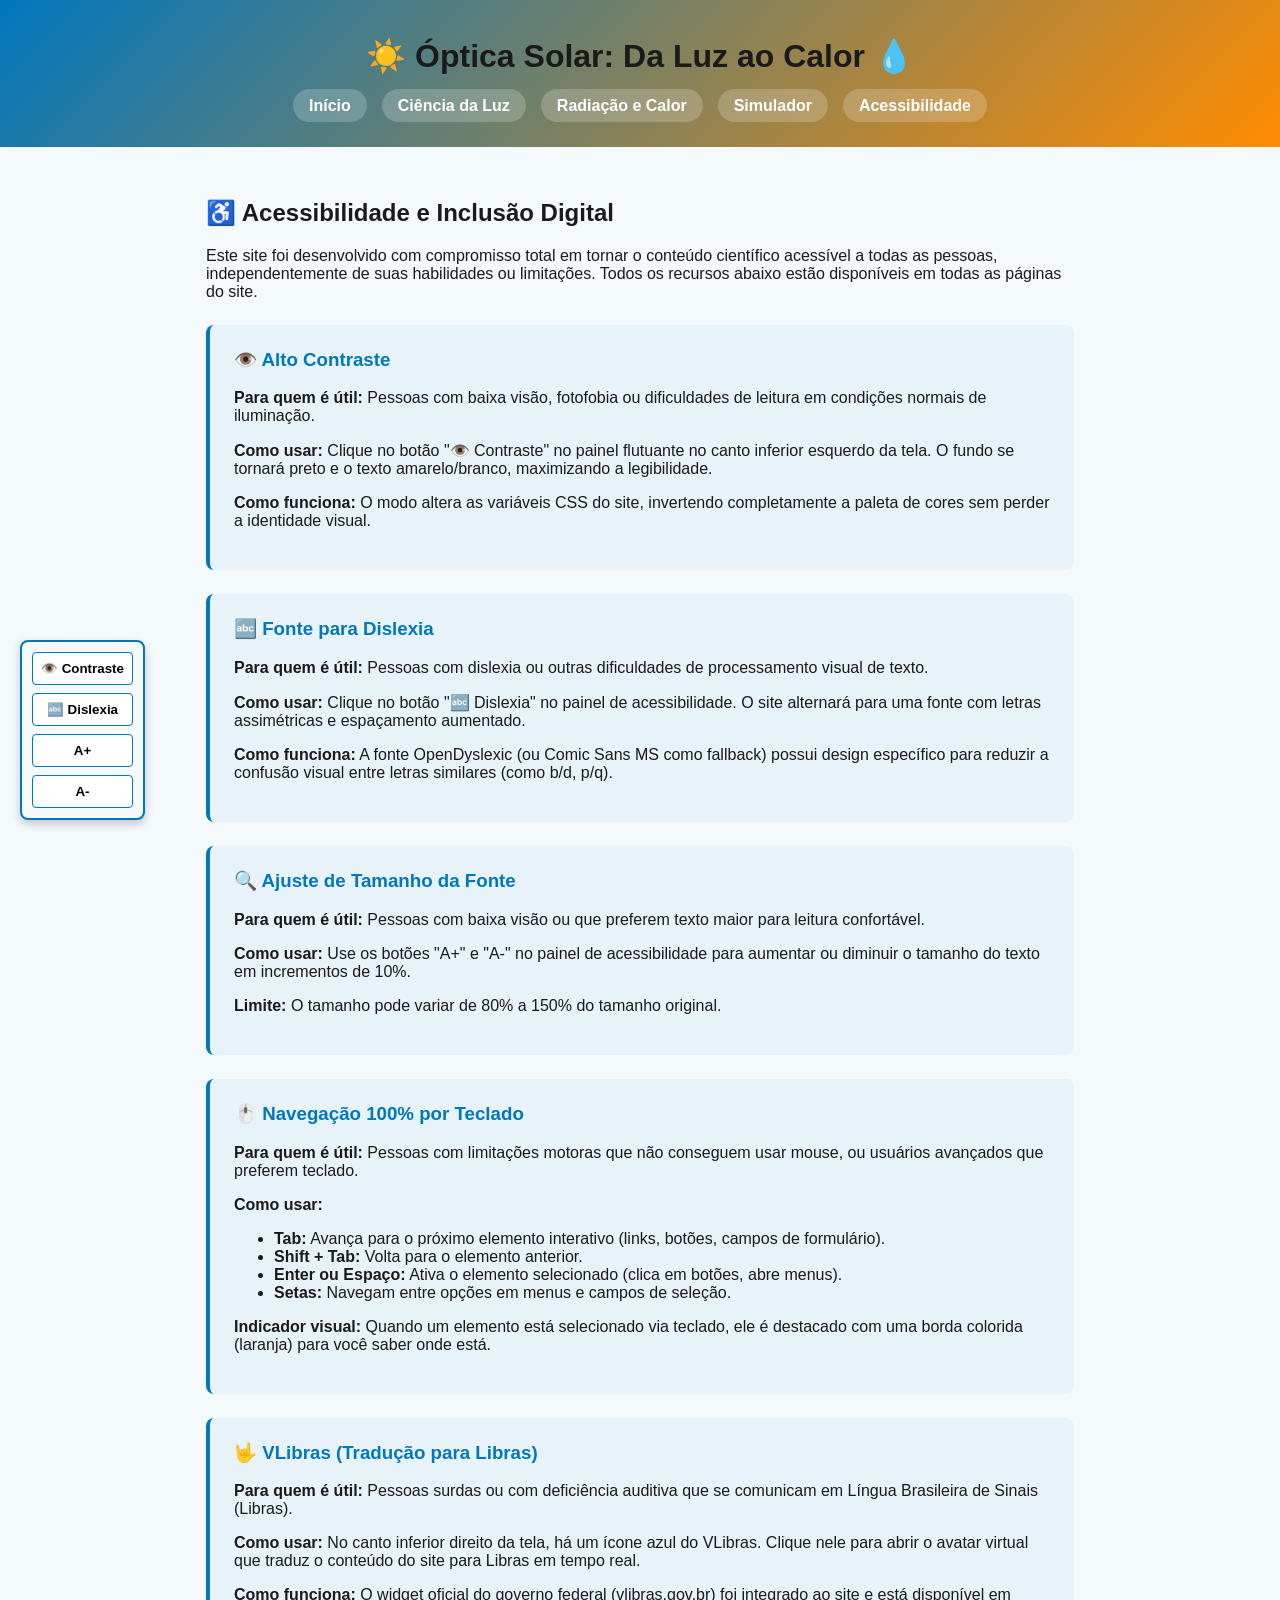
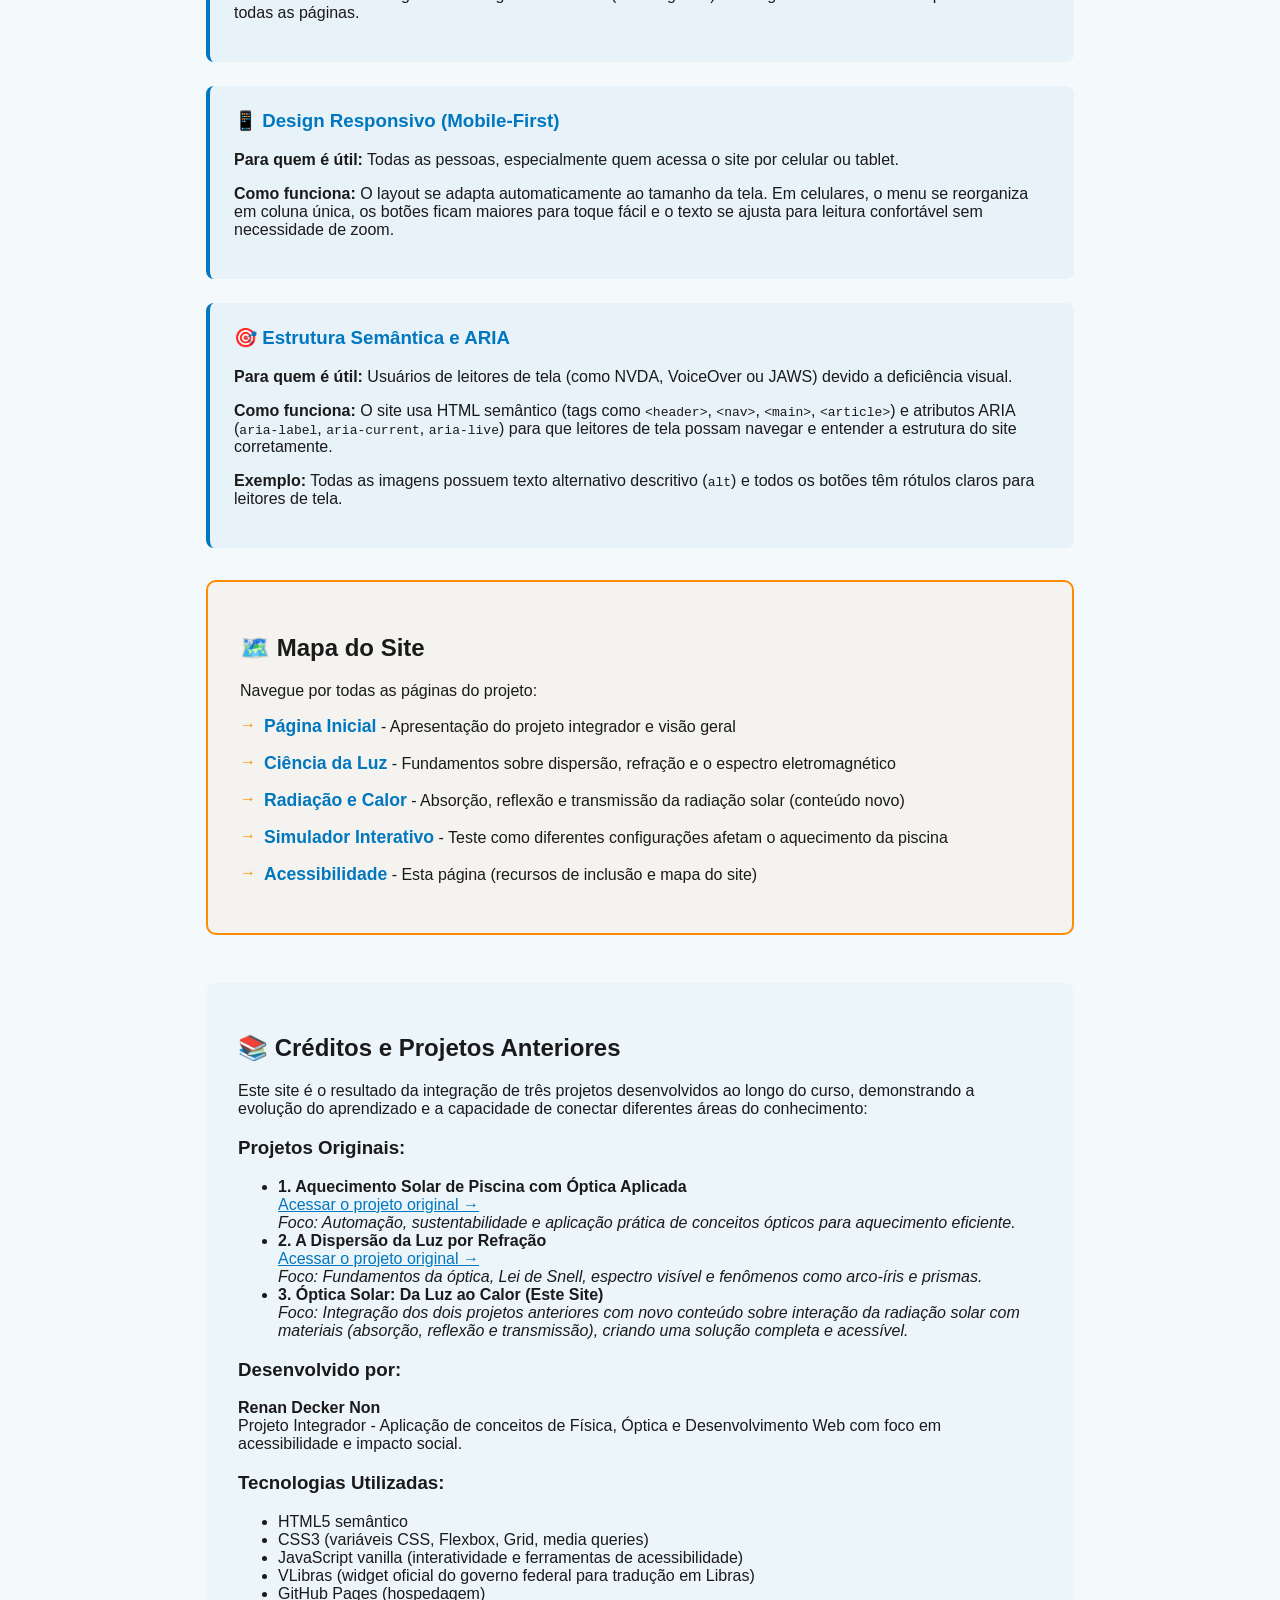
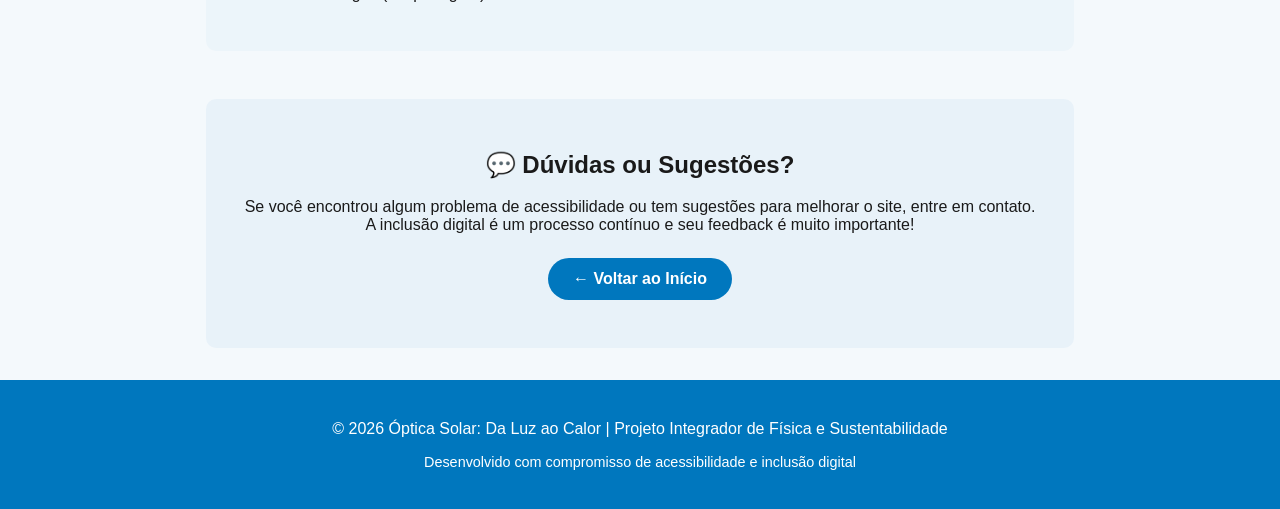
<file: acessibilidade.html>
<!DOCTYPE html>
<html lang="pt-BR">
<head>
    <meta charset="UTF-8">
    <meta name="viewport" content="width=device-width, initial-scale=1.0">
    <title>Acessibilidade e Mapa do Site | Óptica Solar</title>
    <link rel="stylesheet" href="style.css">
    <style>
        .resource-card {
            background: rgba(0, 119, 190, 0.05);
            border-left: 4px solid var(--primary-color);
            padding: 1.5rem;
            margin: 1.5rem 0;
            border-radius: 8px;
        }
        .resource-card h3 {
            color: var(--primary-color);
            margin-top: 0;
        }
        .site-map {
            background: rgba(255, 140, 0, 0.05);
            border: 2px solid var(--secondary-color);
            padding: 2rem;
            border-radius: 10px;
            margin: 2rem 0;
        }
        .site-map ul {
            list-style: none;
            padding: 0;
        }
        .site-map li {
            margin: 1rem 0;
            padding-left: 1.5rem;
            position: relative;
        }
        .site-map li:before {
            content: "→";
            position: absolute;
            left: 0;
            color: var(--secondary-color);
            font-weight: bold;
        }
        .site-map a {
            color: var(--primary-color);
            text-decoration: none;
            font-weight: bold;
            font-size: 1.1rem;
        }
        .site-map a:hover, .site-map a:focus {
            text-decoration: underline;
            color: var(--secondary-color);
        }
        .credits-section {
            margin-top: 3rem;
            padding: 2rem;
            background: rgba(0, 119, 190, 0.03);
            border-radius: 10px;
        }
        .credits-section a {
            color: var(--primary-color);
            text-decoration: underline;
        }
    </style>
</head>
<body>
    <header>
        <h1>☀️ Óptica Solar: Da Luz ao Calor 💧</h1>
        <nav aria-label="Navegação principal">
            <ul>
                <li><a href="index.html">Início</a></li>
                <li><a href="ciencia.html">Ciência da Luz</a></li>
                <li><a href="radiacao.html">Radiação e Calor</a></li>
                <li><a href="simulador.html">Simulador</a></li>
                <li><a href="acessibilidade.html" aria-current="page">Acessibilidade</a></li>
            </ul>
        </nav>
    </header>

    <main>
        <h2>♿ Acessibilidade e Inclusão Digital</h2>
        <p>Este site foi desenvolvido com compromisso total em tornar o conteúdo científico acessível a todas as pessoas, independentemente de suas habilidades ou limitações. Todos os recursos abaixo estão disponíveis em todas as páginas do site.</p>

        <div class="resource-card">
            <h3>👁️ Alto Contraste</h3>
            <p><strong>Para quem é útil:</strong> Pessoas com baixa visão, fotofobia ou dificuldades de leitura em condições normais de iluminação.</p>
            <p><strong>Como usar:</strong> Clique no botão "👁️ Contraste" no painel flutuante no canto inferior esquerdo da tela. O fundo se tornará preto e o texto amarelo/branco, maximizando a legibilidade.</p>
            <p><strong>Como funciona:</strong> O modo altera as variáveis CSS do site, invertendo completamente a paleta de cores sem perder a identidade visual.</p>
        </div>

        <div class="resource-card">
            <h3>🔤 Fonte para Dislexia</h3>
            <p><strong>Para quem é útil:</strong> Pessoas com dislexia ou outras dificuldades de processamento visual de texto.</p>
            <p><strong>Como usar:</strong> Clique no botão "🔤 Dislexia" no painel de acessibilidade. O site alternará para uma fonte com letras assimétricas e espaçamento aumentado.</p>
            <p><strong>Como funciona:</strong> A fonte OpenDyslexic (ou Comic Sans MS como fallback) possui design específico para reduzir a confusão visual entre letras similares (como b/d, p/q).</p>
        </div>

        <div class="resource-card">
            <h3>🔍 Ajuste de Tamanho da Fonte</h3>
            <p><strong>Para quem é útil:</strong> Pessoas com baixa visão ou que preferem texto maior para leitura confortável.</p>
            <p><strong>Como usar:</strong> Use os botões "A+" e "A-" no painel de acessibilidade para aumentar ou diminuir o tamanho do texto em incrementos de 10%.</p>
            <p><strong>Limite:</strong> O tamanho pode variar de 80% a 150% do tamanho original.</p>
        </div>

        <div class="resource-card">
            <h3>🖱️ Navegação 100% por Teclado</h3>
            <p><strong>Para quem é útil:</strong> Pessoas com limitações motoras que não conseguem usar mouse, ou usuários avançados que preferem teclado.</p>
            <p><strong>Como usar:</strong></p>
            <ul>
                <li><strong>Tab:</strong> Avança para o próximo elemento interativo (links, botões, campos de formulário).</li>
                <li><strong>Shift + Tab:</strong> Volta para o elemento anterior.</li>
                <li><strong>Enter ou Espaço:</strong> Ativa o elemento selecionado (clica em botões, abre menus).</li>
                <li><strong>Setas:</strong> Navegam entre opções em menus e campos de seleção.</li>
            </ul>
            <p><strong>Indicador visual:</strong> Quando um elemento está selecionado via teclado, ele é destacado com uma borda colorida (laranja) para você saber onde está.</p>
        </div>

        <div class="resource-card">
            <h3>🤟 VLibras (Tradução para Libras)</h3>
            <p><strong>Para quem é útil:</strong> Pessoas surdas ou com deficiência auditiva que se comunicam em Língua Brasileira de Sinais (Libras).</p>
            <p><strong>Como usar:</strong> No canto inferior direito da tela, há um ícone azul do VLibras. Clique nele para abrir o avatar virtual que traduz o conteúdo do site para Libras em tempo real.</p>
            <p><strong>Como funciona:</strong> O widget oficial do governo federal (vlibras.gov.br) foi integrado ao site e está disponível em todas as páginas.</p>
        </div>

        <div class="resource-card">
            <h3>📱 Design Responsivo (Mobile-First)</h3>
            <p><strong>Para quem é útil:</strong> Todas as pessoas, especialmente quem acessa o site por celular ou tablet.</p>
            <p><strong>Como funciona:</strong> O layout se adapta automaticamente ao tamanho da tela. Em celulares, o menu se reorganiza em coluna única, os botões ficam maiores para toque fácil e o texto se ajusta para leitura confortável sem necessidade de zoom.</p>
        </div>

        <div class="resource-card">
            <h3>🎯 Estrutura Semântica e ARIA</h3>
            <p><strong>Para quem é útil:</strong> Usuários de leitores de tela (como NVDA, VoiceOver ou JAWS) devido a deficiência visual.</p>
            <p><strong>Como funciona:</strong> O site usa HTML semântico (tags como <code>&lt;header&gt;</code>, <code>&lt;nav&gt;</code>, <code>&lt;main&gt;</code>, <code>&lt;article&gt;</code>) e atributos ARIA (<code>aria-label</code>, <code>aria-current</code>, <code>aria-live</code>) para que leitores de tela possam navegar e entender a estrutura do site corretamente.</p>
            <p><strong>Exemplo:</strong> Todas as imagens possuem texto alternativo descritivo (<code>alt</code>) e todos os botões têm rótulos claros para leitores de tela.</p>
        </div>

        <div class="site-map">
            <h2>🗺️ Mapa do Site</h2>
            <p>Navegue por todas as páginas do projeto:</p>
            <ul>
                <li><a href="index.html">Página Inicial</a> - Apresentação do projeto integrador e visão geral</li>
                <li><a href="ciencia.html">Ciência da Luz</a> - Fundamentos sobre dispersão, refração e o espectro eletromagnético</li>
                <li><a href="radiacao.html">Radiação e Calor</a> - Absorção, reflexão e transmissão da radiação solar (conteúdo novo)</li>
                <li><a href="simulador.html">Simulador Interativo</a> - Teste como diferentes configurações afetam o aquecimento da piscina</li>
                <li><a href="acessibilidade.html">Acessibilidade</a> - Esta página (recursos de inclusão e mapa do site)</li>
            </ul>
        </div>

        <div class="credits-section">
            <h2>📚 Créditos e Projetos Anteriores</h2>
            <p>Este site é o resultado da integração de três projetos desenvolvidos ao longo do curso, demonstrando a evolução do aprendizado e a capacidade de conectar diferentes áreas do conhecimento:</p>
            
            <h3>Projetos Originais:</h3>
            <ul>
                <li><strong>1. Aquecimento Solar de Piscina com Óptica Aplicada</strong><br>
                <a href="https://renandecker-non.github.io/Aquecimento-Solar-de-Piscina-com-ptica-Aplicada/index.html" target="_blank" rel="noopener noreferrer">Acessar o projeto original →</a><br>
                <em>Foco: Automação, sustentabilidade e aplicação prática de conceitos ópticos para aquecimento eficiente.</em></li>
                
                <li><strong>2. A Dispersão da Luz por Refração</strong><br>
                <a href="https://renandecker-non.github.io/A-Dispers-o-da-Luz-por-refra-o/" target="_blank" rel="noopener noreferrer">Acessar o projeto original →</a><br>
                <em>Foco: Fundamentos da óptica, Lei de Snell, espectro visível e fenômenos como arco-íris e prismas.</em></li>
                
                <li><strong>3. Óptica Solar: Da Luz ao Calor (Este Site)</strong><br>
                <em>Foco: Integração dos dois projetos anteriores com novo conteúdo sobre interação da radiação solar com materiais (absorção, reflexão e transmissão), criando uma solução completa e acessível.</em></li>
            </ul>

            <h3>Desenvolvido por:</h3>
            <p><strong>Renan Decker Non</strong><br>
            Projeto Integrador - Aplicação de conceitos de Física, Óptica e Desenvolvimento Web com foco em acessibilidade e impacto social.</p>

            <h3>Tecnologias Utilizadas:</h3>
            <ul>
                <li>HTML5 semântico</li>
                <li>CSS3 (variáveis CSS, Flexbox, Grid, media queries)</li>
                <li>JavaScript vanilla (interatividade e ferramentas de acessibilidade)</li>
                <li>VLibras (widget oficial do governo federal para tradução em Libras)</li>
                <li>GitHub Pages (hospedagem)</li>
            </ul>
        </div>

        <div style="margin-top: 3rem; padding: 2rem; background: rgba(0, 119, 190, 0.05); border-radius: 10px; text-align: center;">
            <h2>💬 Dúvidas ou Sugestões?</h2>
            <p>Se você encontrou algum problema de acessibilidade ou tem sugestões para melhorar o site, entre em contato. A inclusão digital é um processo contínuo e seu feedback é muito importante!</p>
            <p style="margin-top: 1.5rem;">
                <a href="index.html" style="background: var(--primary-color); color: white; padding: 12px 25px; text-decoration: none; border-radius: 25px; font-weight: bold; display: inline-block;">← Voltar ao Início</a>
            </p>
        </div>
    </main>

    <footer>
        <p>&copy; 2026 Óptica Solar: Da Luz ao Calor | Projeto Integrador de Física e Sustentabilidade</p>
        <p style="margin-top: 0.5rem; font-size: 0.9rem;">Desenvolvido com compromisso de acessibilidade e inclusão digital</p>
    </footer>

    <!-- Painel de Acessibilidade -->
    <div class="accessibility-panel" role="region" aria-label="Ferramentas de Acessibilidade">
        <button onclick="toggleContrast()" aria-label="Alternar alto contraste">👁️ Contraste</button>
        <button onclick="toggleDyslexia()" aria-label="Alternar fonte para dislexia">🔤 Dislexia</button>
        <button onclick="changeFontSize(1)" aria-label="Aumentar tamanho da fonte">A+</button>
        <button onclick="changeFontSize(-1)" aria-label="Diminuir tamanho da fonte">A-</button>
    </div>

    <!-- VLibras -->
    <div vw class="enabled">
        <div vw-access-button class="active"></div>
        <div vw-plugin-wrapper>
            <div class="vw-plugin-top-wrapper"></div>
        </div>
    </div>
    <script src="https://vlibras.gov.br/app/vlibras-plugin.js"></script>
    <script>
        new window.VLibras.Widget('https://vlibras.gov.br/app');
    </script>
    
    <!-- Script de funcionalidades -->
    <script src="script.js"></script>
</body>
</html>
</file>
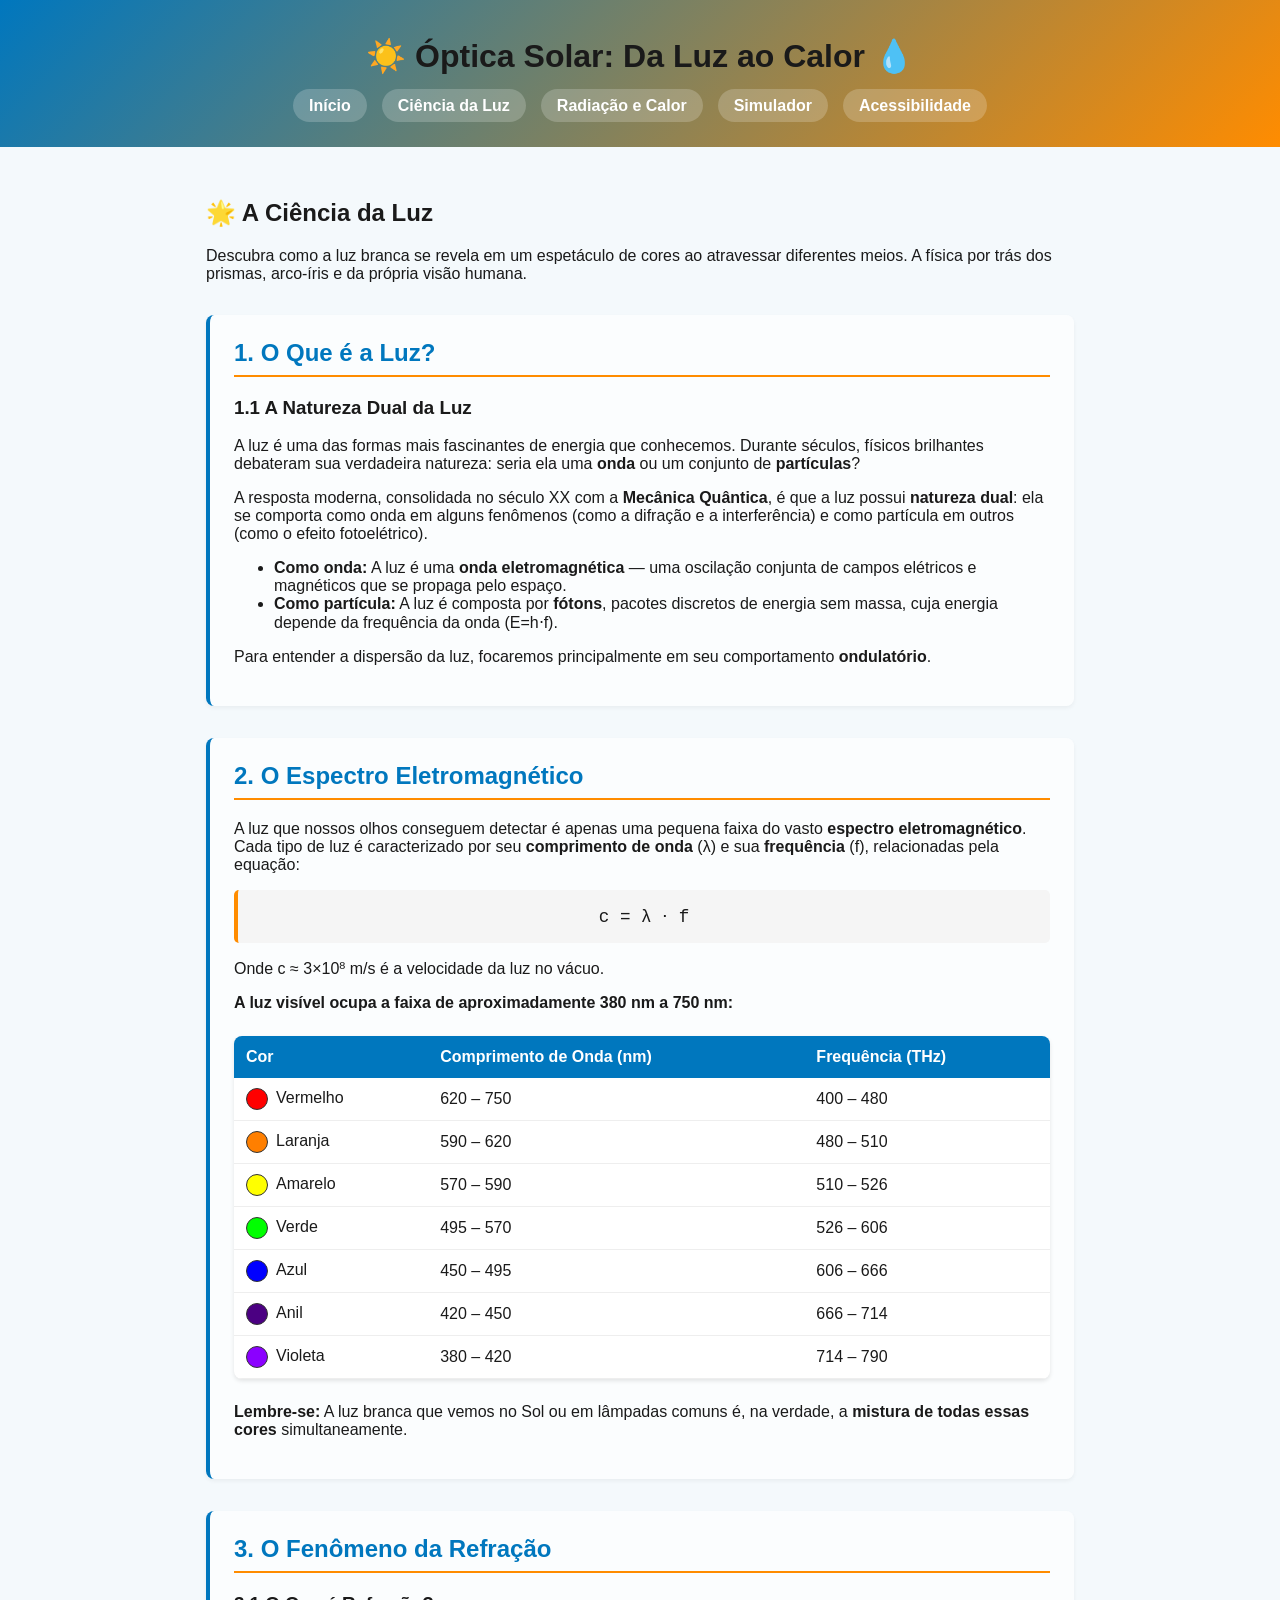
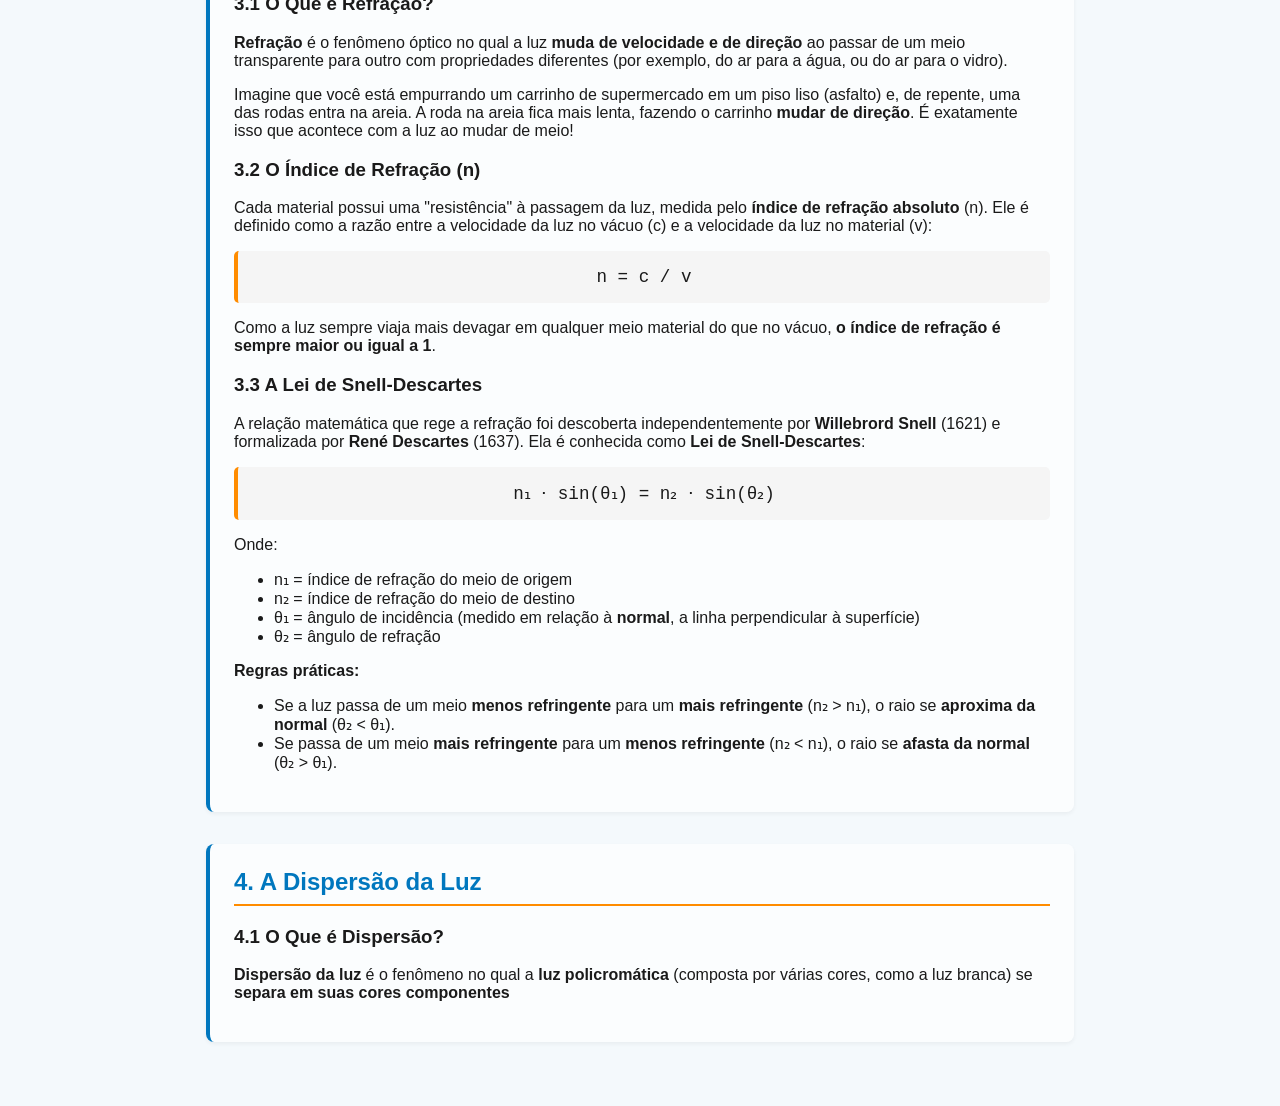
<file: ciencia.html>
<!DOCTYPE html>
<html lang="pt-BR">
<head>
    <meta charset="UTF-8">
    <meta name="viewport" content="width=device-width, initial-scale=1.0">
    <title>Ciência da Luz | Óptica Solar</title>
    <link rel="stylesheet" href="style.css">
    <style>
        .science-section {
            background: rgba(255, 255, 255, 0.7);
            border-left: 4px solid var(--primary-color);
            padding: 1.5rem;
            margin: 2rem 0;
            border-radius: 8px;
            box-shadow: 0 2px 4px rgba(0,0,0,0.05);
        }
        .science-section h2 {
            color: var(--primary-color);
            margin-top: 0;
            border-bottom: 2px solid var(--secondary-color);
            padding-bottom: 0.5rem;
        }
        .spectrum-table {
            width: 100%;
            border-collapse: collapse;
            margin: 1.5rem 0;
            background: white;
            border-radius: 8px;
            overflow: hidden;
            box-shadow: 0 2px 4px rgba(0,0,0,0.1);
        }
        .spectrum-table th {
            background: var(--primary-color);
            color: white;
            padding: 12px;
            text-align: left;
        }
        .spectrum-table td {
            padding: 10px 12px;
            border-bottom: 1px solid #eee;
        }
        .spectrum-table tr:hover {
            background: rgba(0, 119, 190, 0.05);
        }
        .color-indicator {
            display: inline-block;
            width: 20px;
            height: 20px;
            border-radius: 50%;
            margin-right: 8px;
            vertical-align: middle;
            border: 1px solid #333;
        }
        .highlight-box {
            background: linear-gradient(135deg, rgba(255, 140, 0, 0.1), rgba(0, 119, 190, 0.1));
            padding: 1.5rem;
            border-radius: 10px;
            margin: 2rem 0;
            border: 2px dashed var(--secondary-color);
        }
        .formula {
            background: #f5f5f5;
            padding: 1rem;
            border-radius: 5px;
            font-family: 'Courier New', monospace;
            text-align: center;
            font-size: 1.1rem;
            margin: 1rem 0;
            border-left: 4px solid var(--secondary-color);
        }
        .connection-box {
            background: rgba(0, 119, 190, 0.08);
            border: 2px solid var(--primary-color);
            padding: 2rem;
            border-radius: 10px;
            margin-top: 3rem;
            text-align: center;
        }
        .connection-box h3 {
            color: var(--secondary-color);
            margin-top: 0;
        }
        .simulator-mini {
            background: rgba(255, 140, 0, 0.05);
            border: 2px solid var(--secondary-color);
            padding: 1.5rem;
            border-radius: 10px;
            margin: 2rem 0;
        }
        .simulator-mini input {
            width: 100%;
            padding: 8px;
            margin: 8px 0;
            border: 1px solid #ccc;
            border-radius: 4px;
            font-size: 1rem;
        }
        .simulator-mini button {
            width: 100%;
            padding: 12px;
            background: var(--secondary-color);
            color: white;
            border: none;
            border-radius: 5px;
            font-weight: bold;
            cursor: pointer;
            font-size: 1rem;
            margin-top: 10px;
        }
        .result-display {
            margin-top: 1rem;
            padding: 1rem;
            background: white;
            border-radius: 5px;
            text-align: center;
            font-size: 1.2rem;
            font-weight: bold;
            color: var(--primary-color);
            min-height: 60px;
            display: flex;
            align-items: center;
            justify-content: center;
        }
    </style>
</head>
<body>
    <header>
        <h1>☀️ Óptica Solar: Da Luz ao Calor 💧</h1>
        <nav aria-label="Navegação principal">
            <ul>
                <li><a href="index.html">Início</a></li>
                <li><a href="ciencia.html" aria-current="page">Ciência da Luz</a></li>
                <li><a href="radiacao.html">Radiação e Calor</a></li>
                <li><a href="simulador.html">Simulador</a></li>
                <li><a href="acessibilidade.html">Acessibilidade</a></li>
            </ul>
        </nav>
    </header>

    <main>
        <h2>🌟 A Ciência da Luz</h2>
        <p>Descubra como a luz branca se revela em um espetáculo de cores ao atravessar diferentes meios. A física por trás dos prismas, arco-íris e da própria visão humana.</p>

        <section class="science-section">
            <h2>1. O Que é a Luz?</h2>
            <h3>1.1 A Natureza Dual da Luz</h3>
            <p>A luz é uma das formas mais fascinantes de energia que conhecemos. Durante séculos, físicos brilhantes debateram sua verdadeira natureza: seria ela uma <strong>onda</strong> ou um conjunto de <strong>partículas</strong>?</p>
            <p>A resposta moderna, consolidada no século XX com a <strong>Mecânica Quântica</strong>, é que a luz possui <strong>natureza dual</strong>: ela se comporta como onda em alguns fenômenos (como a difração e a interferência) e como partícula em outros (como o efeito fotoelétrico).</p>
            <ul>
                <li><strong>Como onda:</strong> A luz é uma <strong>onda eletromagnética</strong> — uma oscilação conjunta de campos elétricos e magnéticos que se propaga pelo espaço.</li>
                <li><strong>Como partícula:</strong> A luz é composta por <strong>fótons</strong>, pacotes discretos de energia sem massa, cuja energia depende da frequência da onda (E=h⋅f).</li>
            </ul>
            <p>Para entender a dispersão da luz, focaremos principalmente em seu comportamento <strong>ondulatório</strong>.</p>
        </section>

        <section class="science-section">
            <h2>2. O Espectro Eletromagnético</h2>
            <p>A luz que nossos olhos conseguem detectar é apenas uma pequena faixa do vasto <strong>espectro eletromagnético</strong>. Cada tipo de luz é caracterizado por seu <strong>comprimento de onda</strong> (λ) e sua <strong>frequência</strong> (f), relacionadas pela equação:</p>
            <div class="formula">c = λ ⋅ f</div>
            <p>Onde c ≈ 3×10⁸ m/s é a velocidade da luz no vácuo.</p>
            <p><strong>A luz visível ocupa a faixa de aproximadamente 380 nm a 750 nm:</strong></p>
            
            <table class="spectrum-table" aria-label="Tabela do espectro visível">
                <thead>
                    <tr>
                        <th>Cor</th>
                        <th>Comprimento de Onda (nm)</th>
                        <th>Frequência (THz)</th>
                    </tr>
                </thead>
                <tbody>
                    <tr>
                        <td><span class="color-indicator" style="background: #ff0000;"></span>Vermelho</td>
                        <td>620 – 750</td>
                        <td>400 – 480</td>
                    </tr>
                    <tr>
                        <td><span class="color-indicator" style="background: #ff7f00;"></span>Laranja</td>
                        <td>590 – 620</td>
                        <td>480 – 510</td>
                    </tr>
                    <tr>
                        <td><span class="color-indicator" style="background: #ffff00;"></span>Amarelo</td>
                        <td>570 – 590</td>
                        <td>510 – 526</td>
                    </tr>
                    <tr>
                        <td><span class="color-indicator" style="background: #00ff00;"></span>Verde</td>
                        <td>495 – 570</td>
                        <td>526 – 606</td>
                    </tr>
                    <tr>
                        <td><span class="color-indicator" style="background: #0000ff;"></span>Azul</td>
                        <td>450 – 495</td>
                        <td>606 – 666</td>
                    </tr>
                    <tr>
                        <td><span class="color-indicator" style="background: #4b0082;"></span>Anil</td>
                        <td>420 – 450</td>
                        <td>666 – 714</td>
                    </tr>
                    <tr>
                        <td><span class="color-indicator" style="background: #8b00ff;"></span>Violeta</td>
                        <td>380 – 420</td>
                        <td>714 – 790</td>
                    </tr>
                </tbody>
            </table>
            <p><strong>Lembre-se:</strong> A luz branca que vemos no Sol ou em lâmpadas comuns é, na verdade, a <strong>mistura de todas essas cores</strong> simultaneamente.</p>
        </section>

        <section class="science-section">
            <h2>3. O Fenômeno da Refração</h2>
            <h3>3.1 O Que é Refração?</h3>
            <p><strong>Refração</strong> é o fenômeno óptico no qual a luz <strong>muda de velocidade e de direção</strong> ao passar de um meio transparente para outro com propriedades diferentes (por exemplo, do ar para a água, ou do ar para o vidro).</p>
            <p>Imagine que você está empurrando um carrinho de supermercado em um piso liso (asfalto) e, de repente, uma das rodas entra na areia. A roda na areia fica mais lenta, fazendo o carrinho <strong>mudar de direção</strong>. É exatamente isso que acontece com a luz ao mudar de meio!</p>

            <h3>3.2 O Índice de Refração (n)</h3>
            <p>Cada material possui uma "resistência" à passagem da luz, medida pelo <strong>índice de refração absoluto</strong> (n). Ele é definido como a razão entre a velocidade da luz no vácuo (c) e a velocidade da luz no material (v):</p>
            <div class="formula">n = c / v</div>
            <p>Como a luz sempre viaja mais devagar em qualquer meio material do que no vácuo, <strong>o índice de refração é sempre maior ou igual a 1</strong>.</p>

            <h3>3.3 A Lei de Snell-Descartes</h3>
            <p>A relação matemática que rege a refração foi descoberta independentemente por <strong>Willebrord Snell</strong> (1621) e formalizada por <strong>René Descartes</strong> (1637). Ela é conhecida como <strong>Lei de Snell-Descartes</strong>:</p>
            <div class="formula">n₁ ⋅ sin(θ₁) = n₂ ⋅ sin(θ₂)</div>
            <p>Onde:</p>
            <ul>
                <li>n₁ = índice de refração do meio de origem</li>
                <li>n₂ = índice de refração do meio de destino</li>
                <li>θ₁ = ângulo de incidência (medido em relação à <strong>normal</strong>, a linha perpendicular à superfície)</li>
                <li>θ₂ = ângulo de refração</li>
            </ul>
            <p><strong>Regras práticas:</strong></p>
            <ul>
                <li>Se a luz passa de um meio <strong>menos refringente</strong> para um <strong>mais refringente</strong> (n₂ > n₁), o raio se <strong>aproxima da normal</strong> (θ₂ < θ₁).</li>
                <li>Se passa de um meio <strong>mais refringente</strong> para um <strong>menos refringente</strong> (n₂ < n₁), o raio se <strong>afasta da normal</strong> (θ₂ > θ₁).</li>
            </ul>
        </section>

        <section class="science-section">
            <h2>4. A Dispersão da Luz</h2>
            <h3>4.1 O Que é Dispersão?</h3>
            <p><strong>Dispersão da luz</strong> é o fenômeno no qual a <strong>luz policromática</strong> (composta por várias cores, como a luz branca) se <strong>separa em suas cores componentes
</file>
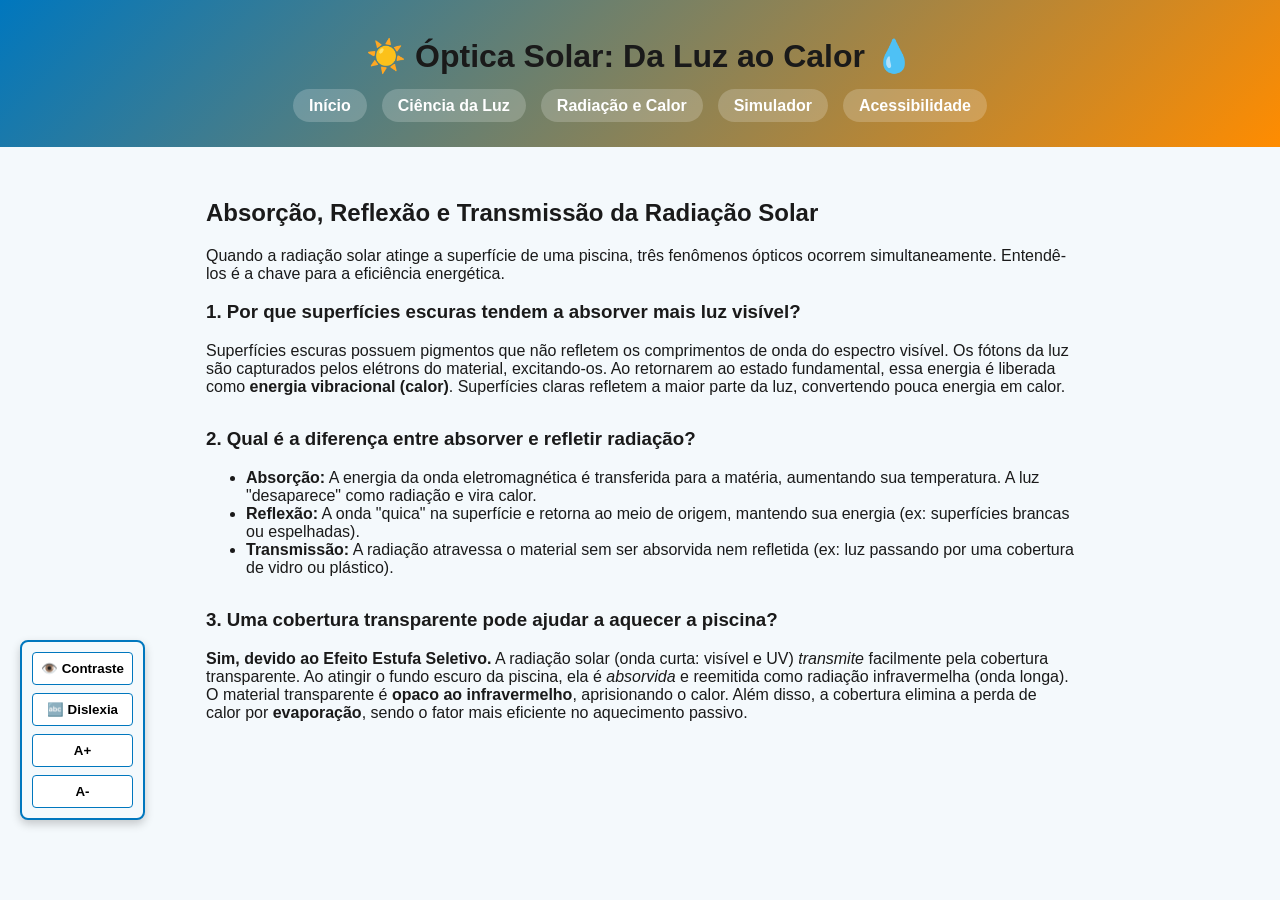
<file: radiacao.html>
<!DOCTYPE html>
<html lang="pt-BR">
<head>
    <meta charset="UTF-8">
    <meta name="viewport" content="width=device-width, initial-scale=1.0">
    <title>Radiação e Calor | Óptica Solar</title>
    <link rel="stylesheet" href="style.css">
</head>
<body>
    <header>
        <h1>☀️ Óptica Solar: Da Luz ao Calor 💧</h1>
        <nav>
            <ul>
                <li><a href="index.html">Início</a></li>
                <li><a href="ciencia.html">Ciência da Luz</a></li>
                <li><a href="radiacao.html" aria-current="page">Radiação e Calor</a></li>
                <li><a href="simulador.html">Simulador</a></li>
                <li><a href="acessibilidade.html">Acessibilidade</a></li>
            </ul>
        </nav>
    </header>

    <main>
        <h2>Absorção, Reflexão e Transmissão da Radiação Solar</h2>
        <p>Quando a radiação solar atinge a superfície de uma piscina, três fenômenos ópticos ocorrem simultaneamente. Entendê-los é a chave para a eficiência energética.</p>

        <article style="margin-bottom: 2rem;">
            <h3>1. Por que superfícies escuras tendem a absorver mais luz visível?</h3>
            <p>Superfícies escuras possuem pigmentos que não refletem os comprimentos de onda do espectro visível. Os fótons da luz são capturados pelos elétrons do material, excitando-os. Ao retornarem ao estado fundamental, essa energia é liberada como <strong>energia vibracional (calor)</strong>. Superfícies claras refletem a maior parte da luz, convertendo pouca energia em calor.</p>
        </article>

        <article style="margin-bottom: 2rem;">
            <h3>2. Qual é a diferença entre absorver e refletir radiação?</h3>
            <ul>
                <li><strong>Absorção:</strong> A energia da onda eletromagnética é transferida para a matéria, aumentando sua temperatura. A luz "desaparece" como radiação e vira calor.</li>
                <li><strong>Reflexão:</strong> A onda "quica" na superfície e retorna ao meio de origem, mantendo sua energia (ex: superfícies brancas ou espelhadas).</li>
                <li><strong>Transmissão:</strong> A radiação atravessa o material sem ser absorvida nem refletida (ex: luz passando por uma cobertura de vidro ou plástico).</li>
            </ul>
        </article>

        <article style="margin-bottom: 2rem;">
            <h3>3. Uma cobertura transparente pode ajudar a aquecer a piscina?</h3>
            <p><strong>Sim, devido ao Efeito Estufa Seletivo.</strong> A radiação solar (onda curta: visível e UV) <em>transmite</em> facilmente pela cobertura transparente. Ao atingir o fundo escuro da piscina, ela é <em>absorvida</em> e reemitida como radiação infravermelha (onda longa). O material transparente é <strong>opaco ao infravermelho</strong>, aprisionando o calor. Além disso, a cobertura elimina a perda de calor por <strong>evaporação</strong>, sendo o fator mais eficiente no aquecimento passivo.</p>
        </article>
    </main>

    <div class="accessibility-panel" role="region" aria-label="Ferramentas de Acessibilidade">
        <button onclick="toggleContrast()">👁️ Contraste</button>
        <button onclick="toggleDyslexia()">🔤 Dislexia</button>
        <button onclick="changeFontSize(1)">A+</button>
        <button onclick="changeFontSize(-1)">A-</button>
    </div>

    <div vw class="enabled"><div vw-access-button class="active"></div><div vw-plugin-wrapper><div class="vw-plugin-top-wrapper"></div></div></div>
    <script src="https://vlibras.gov.br/app/vlibras-plugin.js"></script>
    <script>new window.VLibras.Widget('https://vlibras.gov.br/app');</script>
    <script src="script.js"></script>
</body>
</html>
</file>
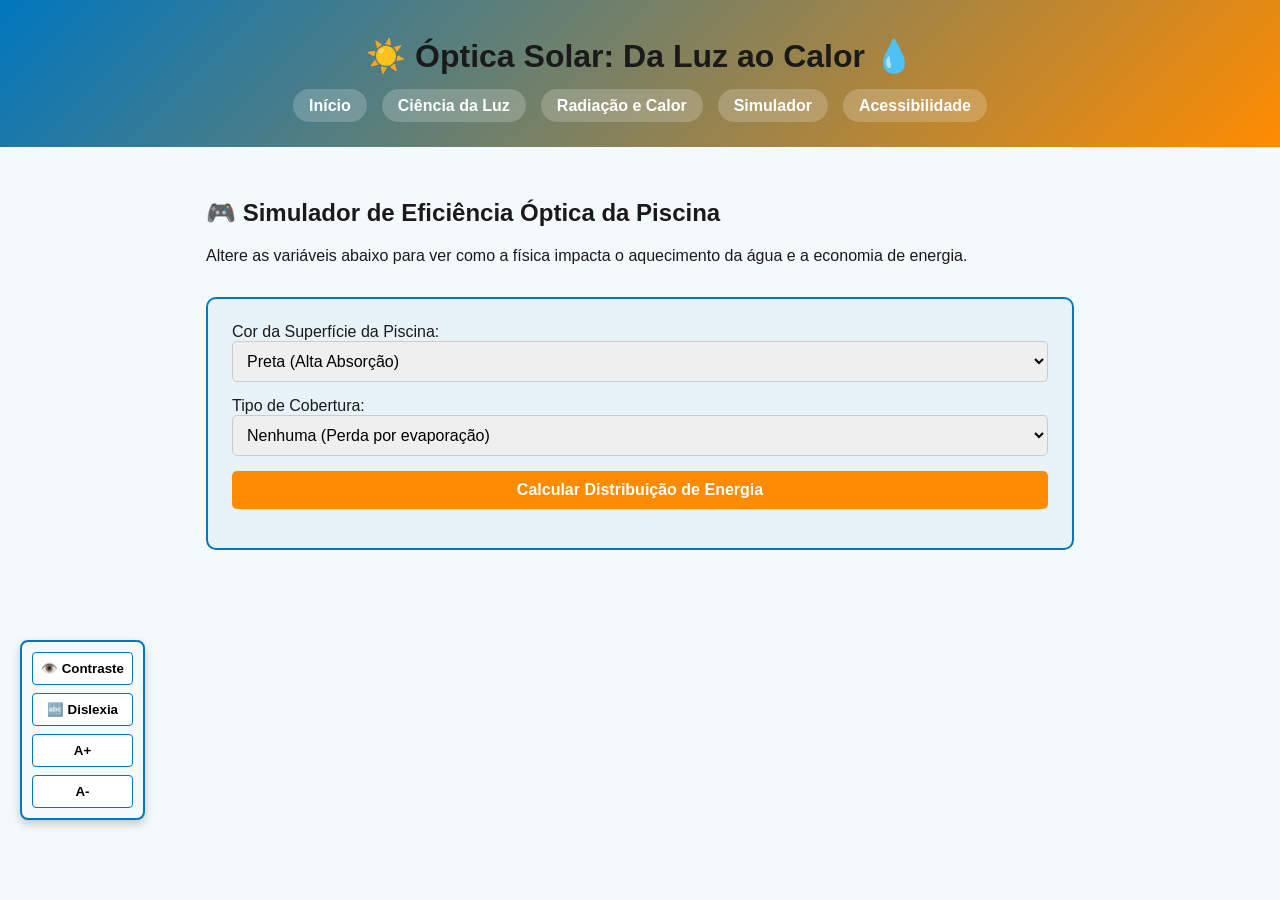
<file: simulador.html>
<!DOCTYPE html>
<html lang="pt-BR">
<head>
    <meta charset="UTF-8">
    <meta name="viewport" content="width=device-width, initial-scale=1.0">
    <title>Simulador Interativo | Óptica Solar</title>
    <link rel="stylesheet" href="style.css">
</head>
<body>
    <header>
        <h1>☀️ Óptica Solar: Da Luz ao Calor 💧</h1>
        <nav>
            <ul>
                <li><a href="index.html">Início</a></li>
                <li><a href="ciencia.html">Ciência da Luz</a></li>
                <li><a href="radiacao.html">Radiação e Calor</a></li>
                <li><a href="simulador.html" aria-current="page">Simulador</a></li>
                <li><a href="acessibilidade.html">Acessibilidade</a></li>
            </ul>
        </nav>
    </header>

    <main>
        <h2>🎮 Simulador de Eficiência Óptica da Piscina</h2>
        <p>Altere as variáveis abaixo para ver como a física impacta o aquecimento da água e a economia de energia.</p>

        <div class="simulator-box">
            <label for="corSuperficie">Cor da Superfície da Piscina:</label>
            <select id="corSuperficie">
                <option value="preta">Preta (Alta Absorção)</option>
                <option value="azul">Azul (Média Absorção)</option>
                <option value="branca">Branca (Alta Reflexão)</option>
            </select>

            <label for="cobertura">Tipo de Cobertura:</label>
            <select id="cobertura">
                <option value="nenhuma">Nenhuma (Perda por evaporação)</option>
                <option value="transparente">Transparente (Efeito Estufa + Barreira)</option>
            </select>

            <button onclick="calcularRadiacao()" aria-label="Calcular distribuição de energia e ganho de temperatura">Calcular Distribuição de Energia</button>

            <div id="resultados" style="display: none;" aria-live="polite">
                <p><strong>Absorção (Calor gerado):</strong> <span id="valAbs"></span>%</p>
                <div class="result-bar" id="barAbs" style="width: 0%; background-color: #d32f2f;">0%</div>
                
                <p><strong>Reflexão (Energia perdida):</strong> <span id="valRef"></span>%</p>
                <div class="result-bar" id="barRef" style="width: 0%; background-color: #fbc02d;">0%</div>
                
                <p style="margin-top: 20px; font-size: 1.1rem;">🌡️ Ganho Estimado de Temperatura: <strong id="ganhoTemp" style="color: var(--secondary-color); font-size: 1.4rem;"></strong> °C/dia</p>
                
                <div style="background: rgba(0,255,0,0.1); padding: 15px; border-radius: 8px; margin-top: 15px; border-left: 4px solid green;">
                    <strong>💡 Inovação e Impacto:</strong> Com essa configuração, um sistema de automação com sensor óptico fecharia a cobertura automaticamente ao detectar sol, maximizando esse ganho e evitando a perda noturna de calor, economizando até 300 kg de CO₂/mês em comparação a aquecedores elétricos.
                </div>
            </div>
        </div>
    </main>

    <div class="accessibility-panel" role="region" aria-label="Ferramentas de Acessibilidade">
        <button onclick="toggleContrast()">👁️ Contraste</button>
        <button onclick="toggleDyslexia()">🔤 Dislexia</button>
        <button onclick="changeFontSize(1)">A+</button>
        <button onclick="changeFontSize(-1)">A-</button>
    </div>

    <div vw class="enabled"><div vw-access-button class="active"></div><div vw-plugin-wrapper><div class="vw-plugin-top-wrapper"></div></div></div>
    <script src="https://vlibras.gov.br/app/vlibras-plugin.js"></script>
    <script>new window.VLibras.Widget('https://vlibras.gov.br/app');</script>
    <script src="script.js"></script>
</body>
</html>
</file>
<file: style.css>
:root {
    --bg-color: #f4f9fc;
    --text-color: #1a1a1a;
    --primary-color: #0077be; /* Azul Água */
    --secondary-color: #ff8c00; /* Laranja Sol */
    --font-main: 'Segoe UI', Tahoma, Geneva, Verdana, sans-serif;
}

/* Modo Alto Contraste */
body.high-contrast {
    --bg-color: #000000;
    --text-color: #ffffff;
    --primary-color: #00ffff;
    --secondary-color: #ffff00;
}

/* Fonte para Dislexia */
body.dyslexia-font {
    --font-main: 'OpenDyslexic', 'Comic Sans MS', 'Arial', sans-serif;
    letter-spacing: 0.05em;
    line-height: 1.8;
    word-spacing: 0.1em;
}

body {
    background-color: var(--bg-color);
    color: var(--text-color);
    font-family: var(--font-main);
    margin: 0;
    padding: 0;
    transition: background-color 0.3s, color 0.3s;
    display: flex;
    flex-direction: column;
    min-height: 100vh;
}

/* Navegação (Critério 1) */
header {
    background: linear-gradient(135deg, var(--primary-color), var(--secondary-color));
    padding: 1rem;
    text-align: center;
}

nav ul {
    list-style: none;
    padding: 0;
    display: flex;
    justify-content: center;
    flex-wrap: wrap;
    gap: 15px;
}

nav a {
    color: white;
    text-decoration: none;
    font-weight: bold;
    padding: 8px 16px;
    border-radius: 20px;
    background: rgba(255,255,255,0.2);
    transition: background 0.3s;
}

nav a:hover, nav a:focus {
    background: rgba(255,255,255,0.5);
    outline: 2px solid white;
}

/* Foco visível para navegação 100% por teclado (Critério 5) */
*:focus-visible {
    outline: 3px solid var(--secondary-color);
    outline-offset: 3px;
}

main {
    flex: 1;
    padding: 2rem 1rem;
    max-width: 900px;
    margin: 0 auto;
    width: 100%;
    box-sizing: border-box;
}

/* Painel de Acessibilidade Flutuante */
.accessibility-panel {
    position: fixed;
    bottom: 80px; /* Acima do VLibras */
    left: 20px;
    background: var(--bg-color);
    border: 2px solid var(--primary-color);
    padding: 10px;
    border-radius: 8px;
    box-shadow: 0 4px 10px rgba(0,0,0,0.2);
    z-index: 999;
    display: flex;
    flex-direction: column;
    gap: 8px;
}

.accessibility-panel button {
    padding: 8px;
    cursor: pointer;
    border: 1px solid var(--primary-color);
    border-radius: 4px;
    background: white;
    color: black;
    font-weight: bold;
}

/* Simulador (Critério 4) */
.simulator-box {
    background: rgba(0, 119, 190, 0.05);
    border: 2px solid var(--primary-color);
    border-radius: 10px;
    padding: 1.5rem;
    margin-top: 2rem;
}

.simulator-box select, .simulator-box button {
    width: 100%;
    padding: 10px;
    margin-bottom: 15px;
    border-radius: 5px;
    border: 1px solid #ccc;
    font-size: 1rem;
}

.simulator-box button {
    background-color: var(--secondary-color);
    color: white;
    border: none;
    font-weight: bold;
    cursor: pointer;
}

.result-bar {
    height: 30px;
    margin: 10px 0;
    border-radius: 5px;
    display: flex;
    align-items: center;
    justify-content: center;
    color: white;
    font-weight: bold;
    transition: width 0.6s ease-out;
}

footer {
    text-align: center;
    padding: 1.5rem;
    background-color: var(--primary-color);
    color: white;
    margin-top: auto;
}

/* Mobile-first: Ajustes para telas pequenas */
@media (max-width: 600px) {
    nav ul {
        flex-direction: column;
        align-items: center;
    }
    .accessibility-panel {
        bottom: 90px;
        left: 10px;
        right: 10px;
        flex-direction: row;
        flex-wrap: wrap;
        justify-content: center;
    }
}
</file>
